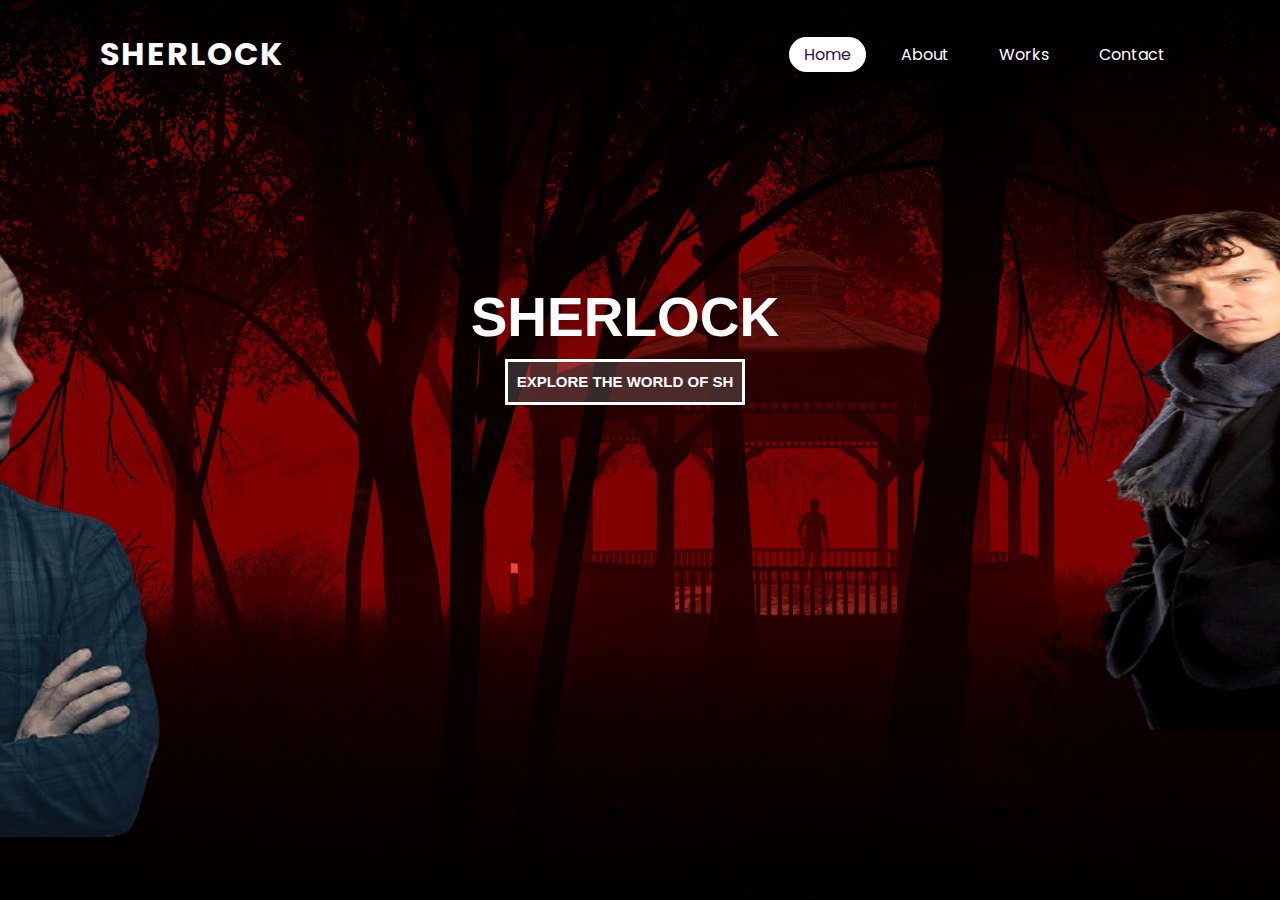
<file: index.html>
<!DOCTYPE html>
<html>
    <head>
        <title>Sherlock Website</title>
        <link rel="stylesheet" type="text/css" href="style.css">
    </head>
    <body>
        

        <div class="background-image">
            <img src="images/watson.png" class="watson-image">
            <img src="images/sherlock-20.png" class="holmes-image">
            <div class="text">
                <h1> SHERLOCK </h1>
                <!-- <h3> WE ARE THE ONE OF THE WORLD'S TOP CREATIVE DESIGN AGENCIES </h3> -->
                <a href="explore.html">
                    <button class="btn">Explore the World of SH</button>
                </a>
                

            </div>
        </div>
        
       

        <header>
            <a href="#" class="logo">Sherlock</a>
            <ul>
                <li><a href="#" class="active">Home</a></li>
                <li><a href="about.html">About</a></li>
                <li><a href="works.html">Works</a></li>
                <li><a href="contact.html">Contact</a></li>
            </ul>
        </header>
        <section>
            <!-- <img src="images/evil.jpg" id="detective"> -->
            <!-- <img src="images/holmes.png" id="holmes">
            <img src="images/watson.png" id="watson"> -->
        </section>
    </body>
</html>
</file>
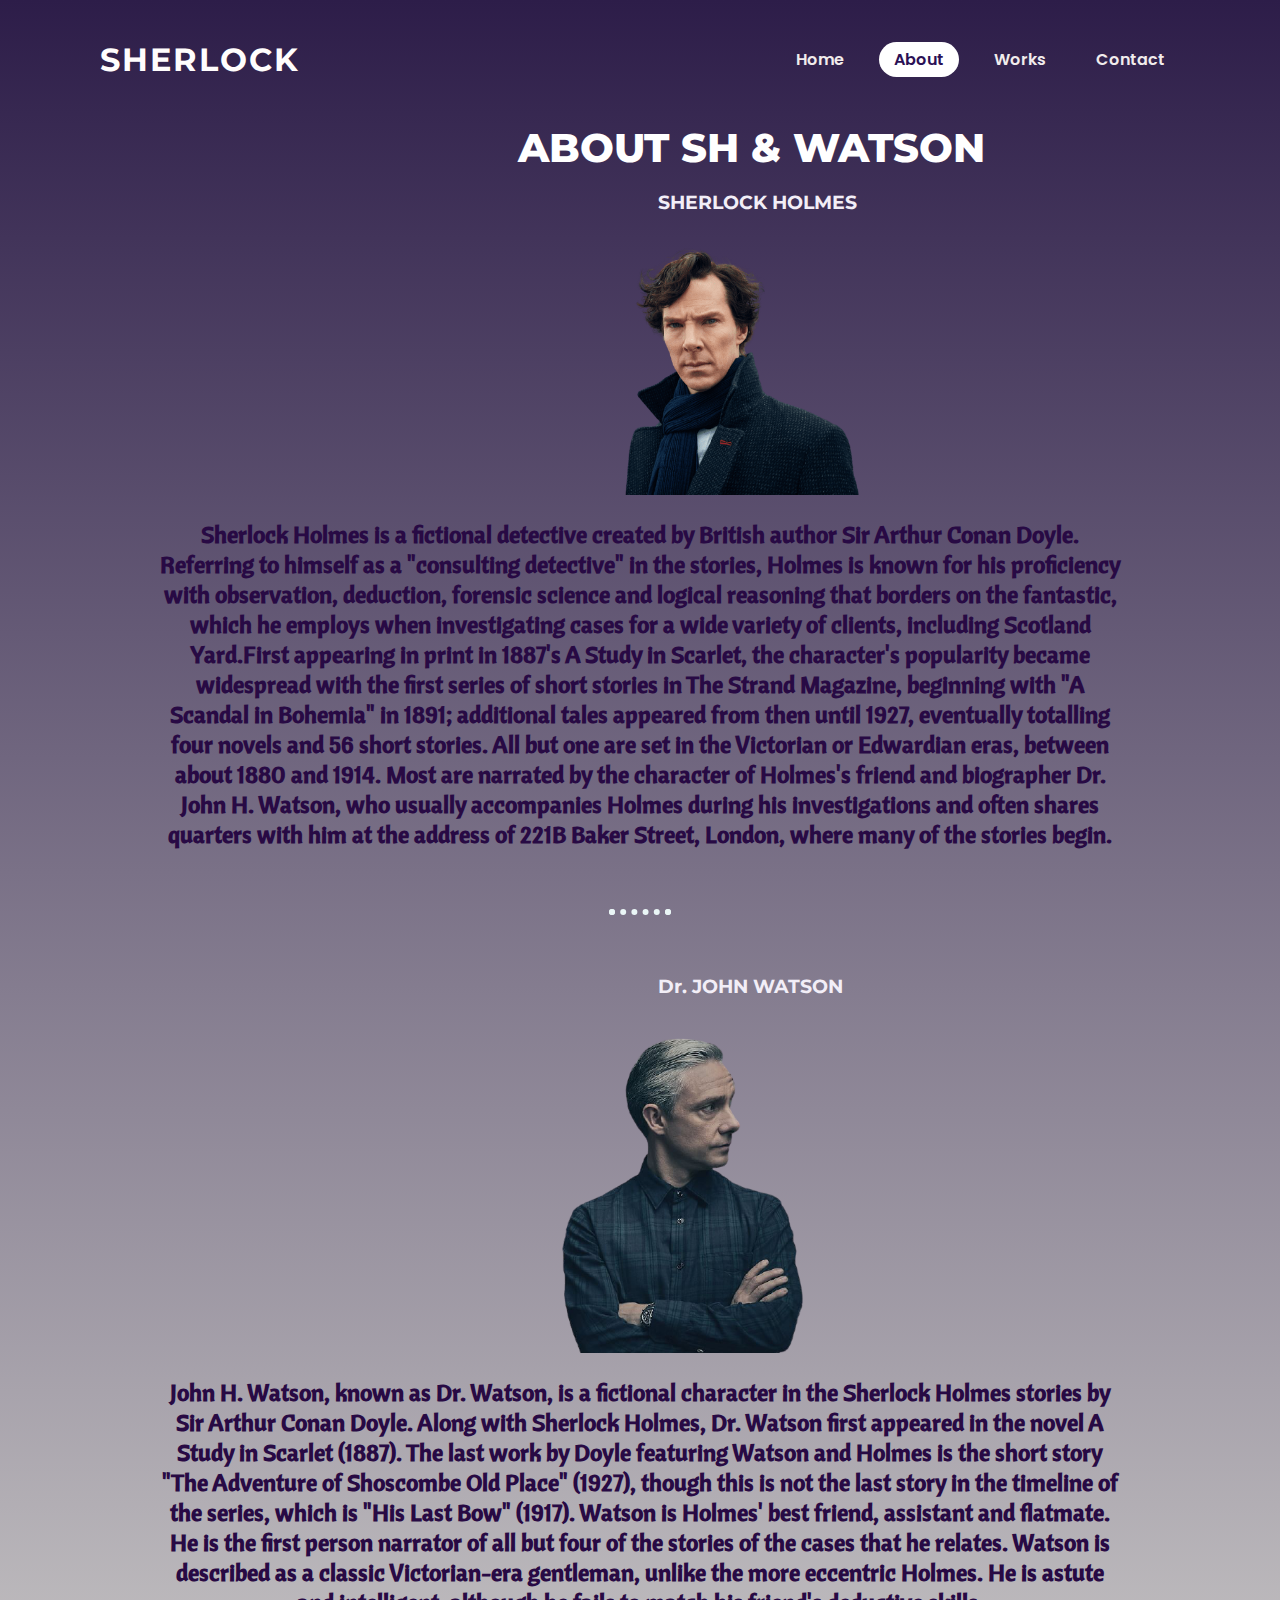
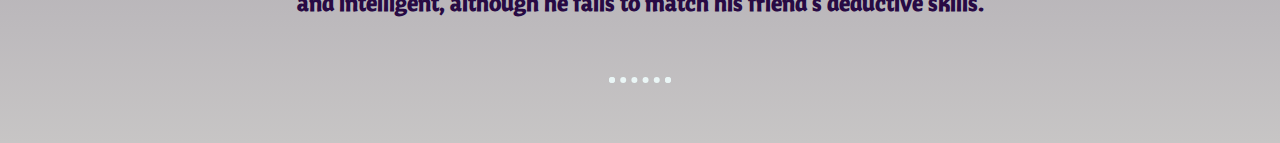
<file: about.html>
<!DOCTYPE html>
<html>
    <head>
        <title>Sherlock Characters</title>
        <link rel="stylesheet" href="aboutc.css">
        <link href="https://fonts.googleapis.com/css?family=Merriweather|Montserrat|Sacramento|Poppins|Aclonica|Archivo Black|Bungee Inline|Cantora One|Cherry Swash|DM Serif Text" rel="stylesheet">

    </head>

    <body>
        <header>
            <a href="index.html" class="logo">Sherlock</a>
            <ul>
                <li><a href="index.html">Home</a></li>
                <li><a href="#" class="active">About</a></li>
                <li><a href="works.html" >Works</a></li>
                <li><a href="contact.html">Contact</a></li>
            </ul>
        </header>

        <div class="info">
            
            <h2>ABOUT SH & WATSON</h2>
            <h3>SHERLOCK HOLMES</h3>
            <img class="sherlock-series" src="images/holmes.png" alt="sherlock-series">
            <p>Sherlock Holmes is a fictional detective created by British author Sir Arthur Conan Doyle. Referring to himself as a "consulting detective" in the stories, Holmes is known for his proficiency with observation, deduction, forensic science and logical reasoning that borders on the fantastic, which he employs when investigating cases for a wide variety of clients, including Scotland Yard.First appearing in print in 1887's A Study in Scarlet, the character's popularity became widespread with the first series of short stories in The Strand Magazine, beginning with "A Scandal in Bohemia" in 1891; additional tales appeared from then until 1927, eventually totalling four novels and 56 short stories. All but one are set in the Victorian or Edwardian eras, between about 1880 and 1914. Most are narrated by the character of Holmes's friend and biographer Dr. John H. Watson, who usually accompanies Holmes during his investigations and often shares quarters with him at the address of 221B Baker Street, London, where many of the stories begin.</p>
        </div>
        <hr>
        <div class="info">
            
            <h3>Dr. JOHN WATSON</h3>
            <img class="sherlock-series" src="images/watson.png" alt="sherlock-series">
            <p>John H. Watson, known as Dr. Watson, is a fictional character in the Sherlock Holmes stories by Sir Arthur Conan Doyle. Along with Sherlock Holmes, Dr. Watson first appeared in the novel A Study in Scarlet (1887). The last work by Doyle featuring Watson and Holmes is the short story "The Adventure of Shoscombe Old Place" (1927), though this is not the last story in the timeline of the series, which is "His Last Bow" (1917). Watson is Holmes' best friend, assistant and flatmate. He is the first person narrator of all but four of the stories of the cases that he relates. Watson is described as a classic Victorian-era gentleman, unlike the more eccentric Holmes. He is astute and intelligent, although he fails to match his friend's deductive skills.</p>
        </div>
        <hr>
</file>
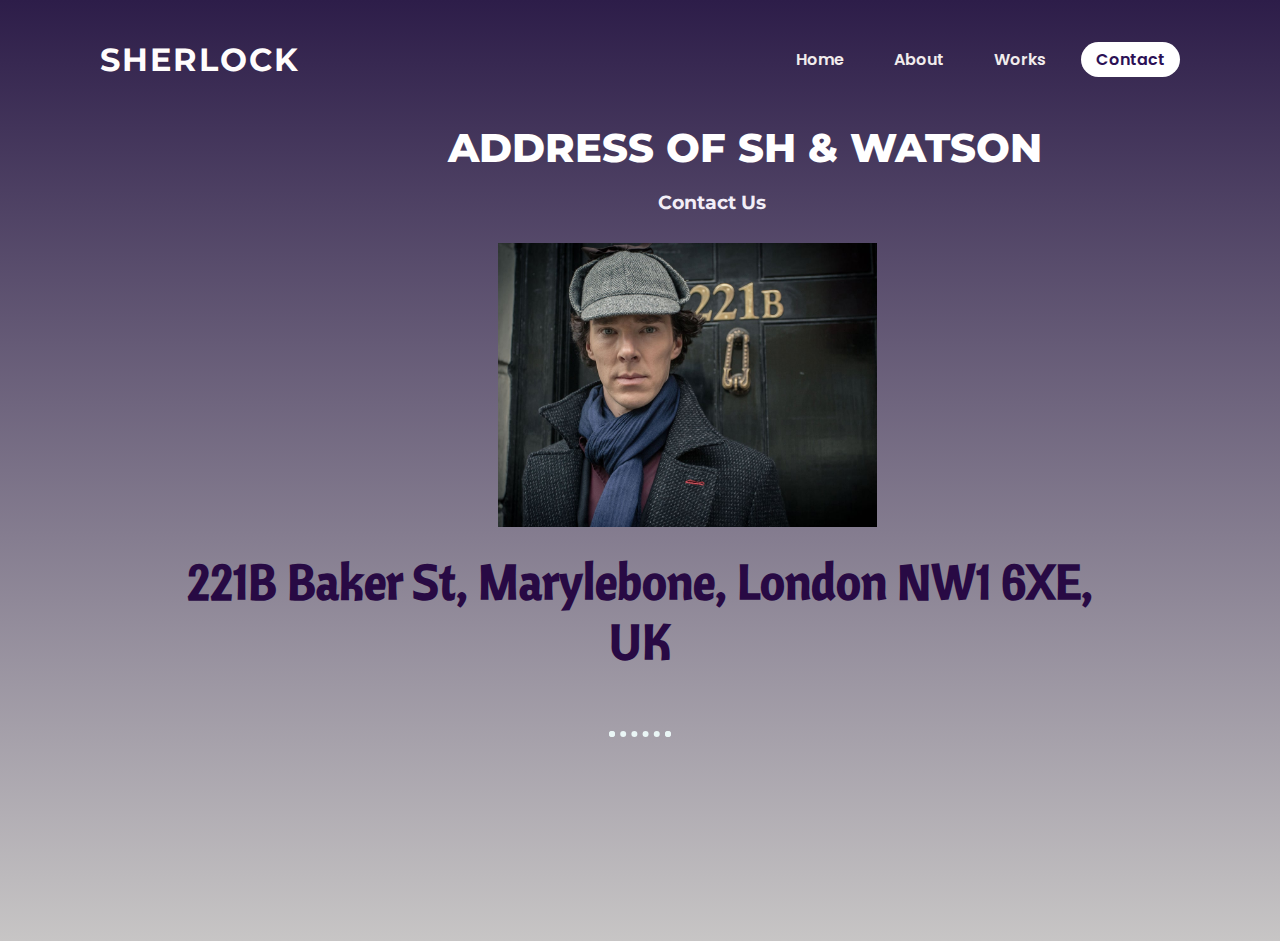
<file: contact.html>
<!DOCTYPE html>
<html>
    <head>
        <title>Sherlock Characters</title>
        <link rel="stylesheet" href="contacts.css">
        <link href="https://fonts.googleapis.com/css?family=Merriweather|Montserrat|Sacramento|Poppins|Aclonica|Archivo Black|Bungee Inline|Cantora One|Cherry Swash|DM Serif Text" rel="stylesheet">

    </head>

    <body>
        <header>
            <a href="index.html" class="logo">Sherlock</a>
            <ul>
                <li><a href="index.html">Home</a></li>
                <li><a href="about.html">About</a></li>
                <li><a href="works.html">Works</a></li>
                <li><a href="#"  class="active">Contact</a></li>
            </ul>
        </header>

        <div class="info">
            
            <h2>ADDRESS OF SH & WATSON</h2>
            <h3>Contact Us</h3>
            <img class="sherlock-series" src="images/add.jpg" alt="sherlock-series">
            <p>221B Baker St, Marylebone, London NW1 6XE, UK</p>

        </div>
        <hr>
</file>
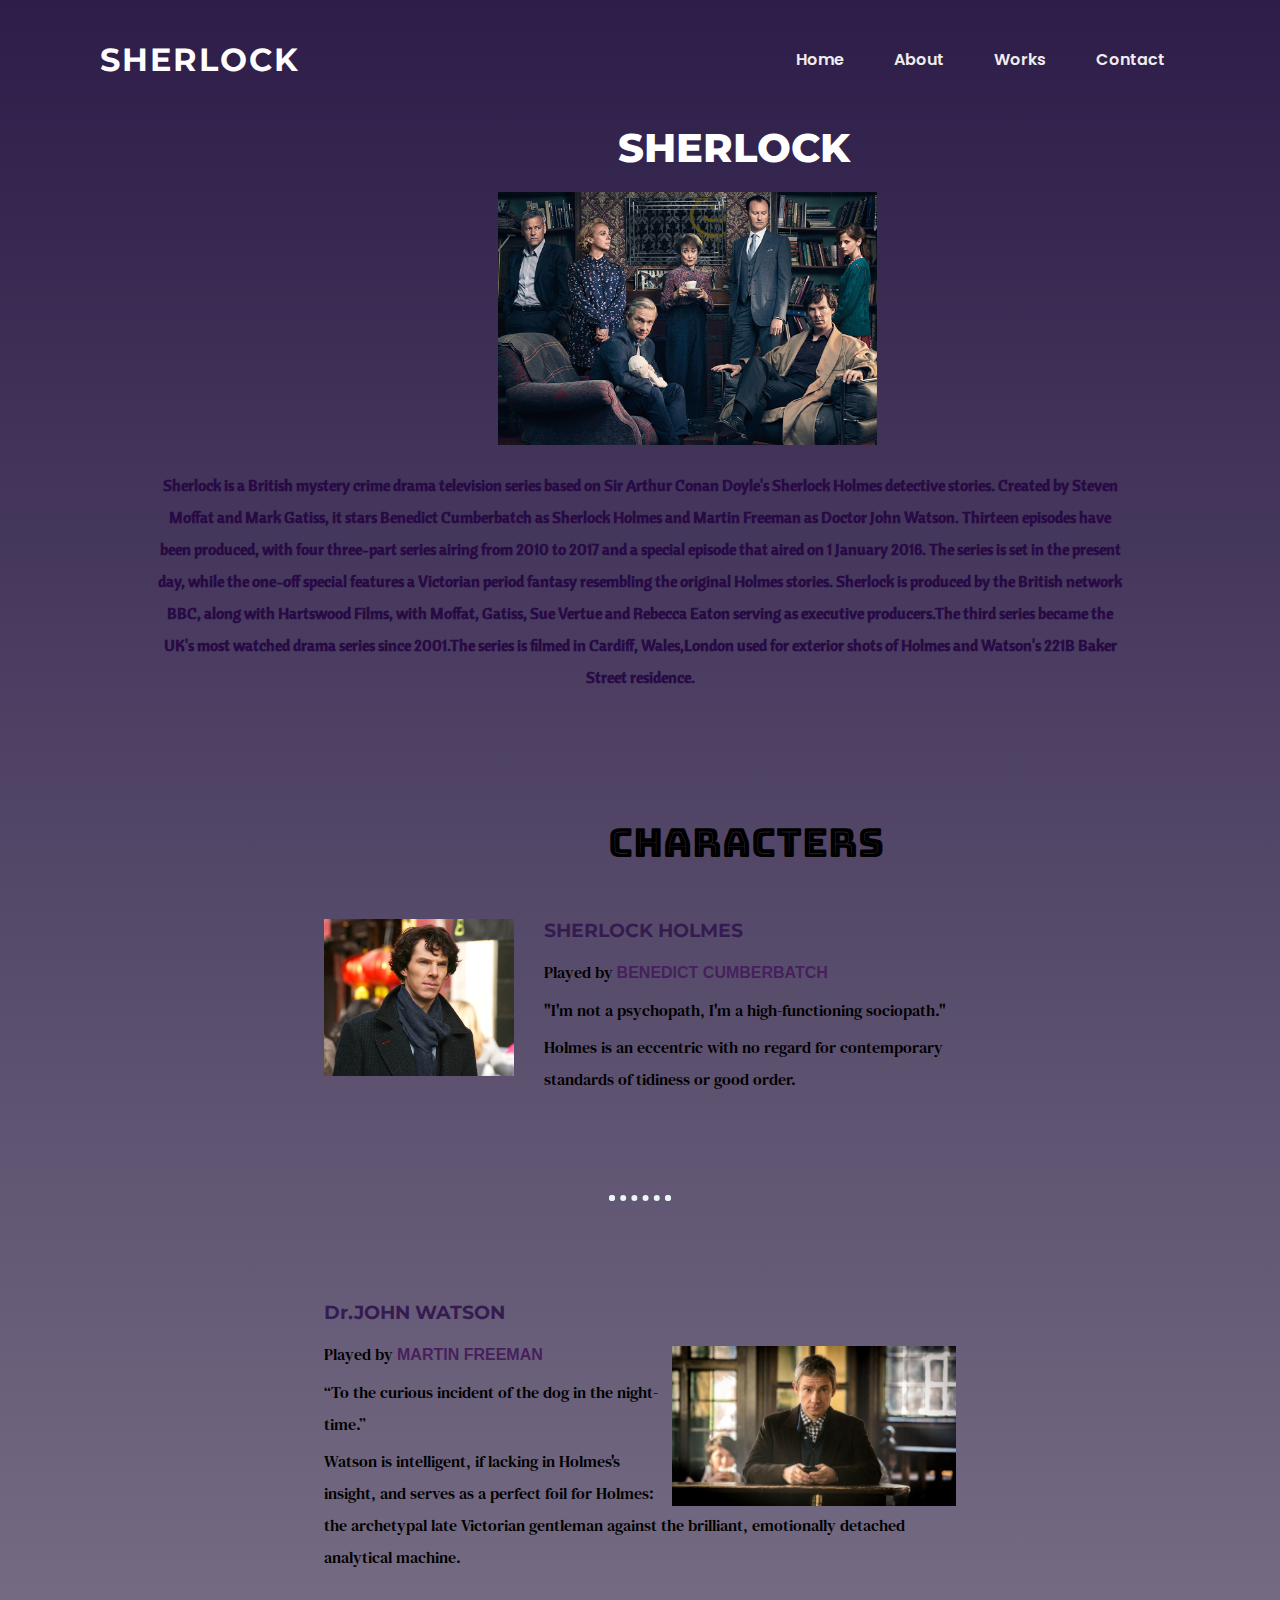
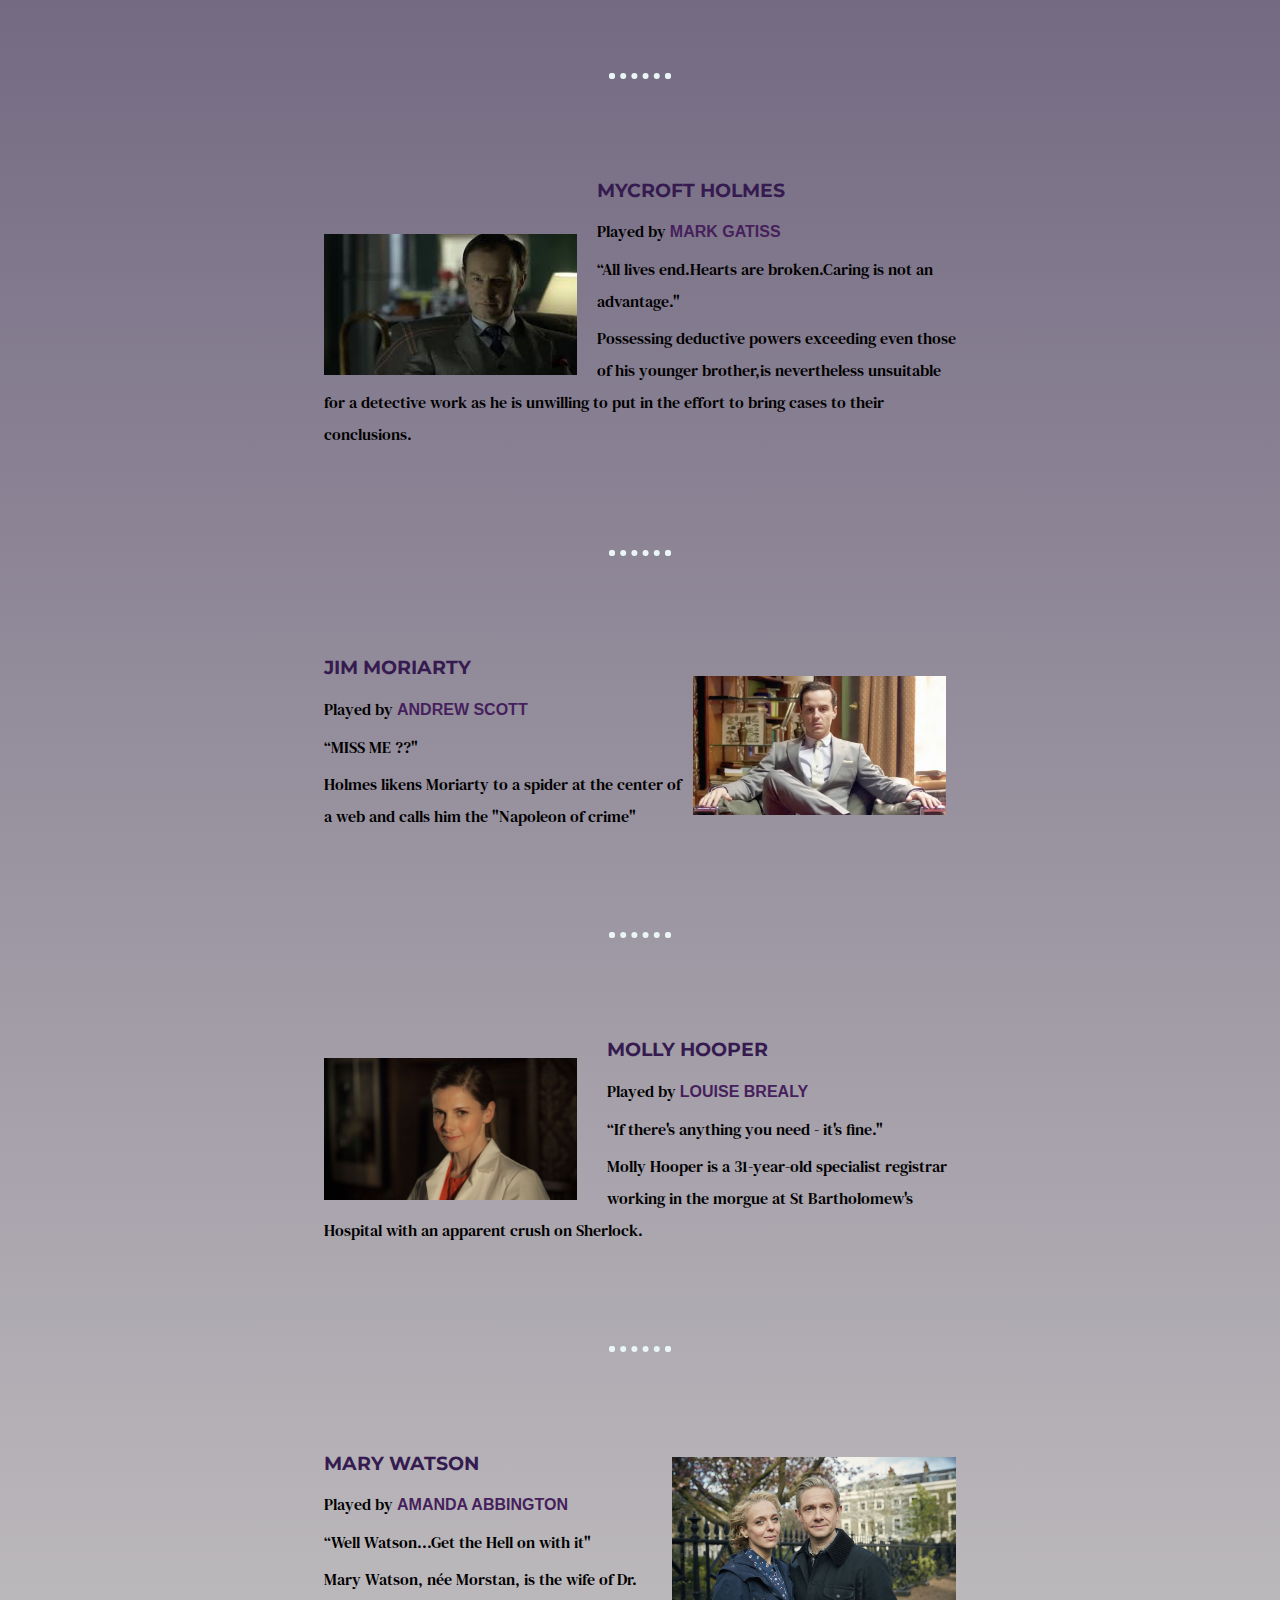
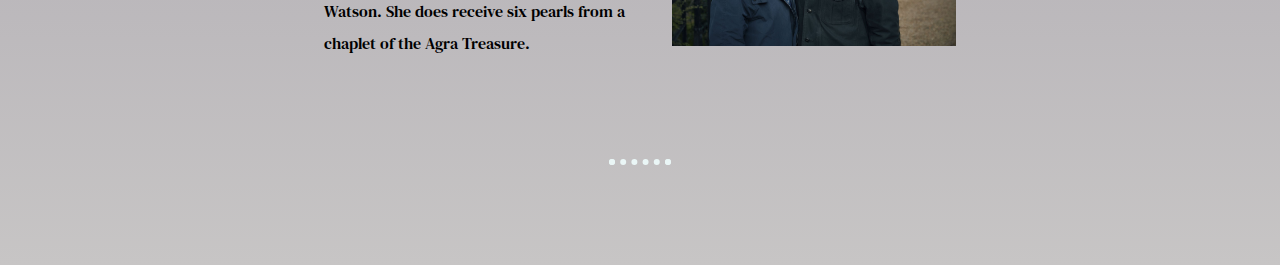
<file: explore.html>
<!DOCTYPE html>
<html>
    <head>
        <title>Sherlock Characters</title>
        <link rel="stylesheet" href="characters.css">
        <link href="https://fonts.googleapis.com/css?family=Merriweather|Montserrat|Sacramento|Poppins|Aclonica|Archivo Black|Bungee Inline|Cantora One|Cherry Swash|DM Serif Text" rel="stylesheet">

    </head>

    <body>
        <header>
            <a href="index.html" class="logo">Sherlock</a>
            <ul>
                <li><a href="index.html" class="active">Home</a></li>
                <li><a href="about.html">About</a></li>
                <li><a href="works.html">Works</a></li>
                <li><a href="contact.html">Contact</a></li>
            </ul>
        </header>

        <div class="info">
            
            <h2>SHERLOCK</h2>
            <img class="sherlock-series" src="images/sherlock-series.jpg" alt="sherlock-series">
            <p>Sherlock is a British mystery crime drama television series based on Sir Arthur Conan Doyle's Sherlock Holmes detective stories. Created by Steven Moffat and Mark Gatiss, it stars Benedict Cumberbatch as Sherlock Holmes and Martin Freeman as Doctor John Watson. Thirteen episodes have been produced, with four three-part series airing from 2010 to 2017 and a special episode that aired on 1 January 2016. The series is set in the present day, while the one-off special features a Victorian period fantasy resembling the original Holmes stories. Sherlock is produced by the British network BBC, along with Hartswood Films, with Moffat, Gatiss, Sue Vertue and Rebecca Eaton serving as executive producers.The third series became the UK's most watched drama series since 2001.The series is filmed in Cardiff, Wales,London used for exterior shots of Holmes and Watson's 221B Baker Street residence. </p>

        </div>

        <div class="skills">
            <h2>CHARACTERS</h2>
            <div class="skill-row">
              <img class="sh-img" src="images/sher.jpg" alt="sh-img">
      
              <h3>SHERLOCK HOLMES</h3>
              <p>Played by <span>BENEDICT CUMBERBATCH</span></p>
              <p class="quotes">"I'm not a psychopath, I'm a high-functioning sociopath."</p>
              <p>Holmes is an eccentric with no regard for contemporary standards of tidiness or good order. </p>
      
            </div>
            <hr>
            <div class="skill-row">
              <img class="watson-img" src="images/watson-freeman.jpg" alt="watson-img">
      
              <h3>Dr.JOHN WATSON</h3>
              <p>Played by <span>MARTIN FREEMAN</span></p>
              <p>“To the curious incident of the dog in the night-time.”</p>
              <p>Watson is intelligent, if lacking in Holmes's insight, and serves as a perfect foil for Holmes: the archetypal late Victorian gentleman against the brilliant, emotionally detached analytical machine.</p>
            </div>
            <hr>
            <div class="skill-row">
                <img class="myc-img" src="images/mycroft.jpg" alt="myc-img">
        
                <h3>MYCROFT HOLMES</h3>
                <p>Played by <span>MARK GATISS</span></p>
                <p>“All lives end.Hearts are broken.Caring is not an advantage."</p>
                <p>Possessing deductive powers exceeding even those of his younger brother,is nevertheless unsuitable for a detective work as he is unwilling to put in the effort to bring cases to their conclusions.</p>
              </div>
              <hr>
              <div class="skill-row">
                <img class="mor-img" src="images/moriarty.jpg" alt="mor-img">
        
                <h3>JIM MORIARTY</h3>
                <p>Played by <span>ANDREW SCOTT</span></p>
                <p>“MISS ME ??"</p>
                <p>Holmes likens Moriarty to a spider at the center of a web and calls him the "Napoleon of crime"</p>
              </div>
              <hr>
              <div class="skill-row">
                <img class="moll-img" src="images/molly.jpg" alt="moll-img">
        
                <h3>MOLLY HOOPER</h3>
                <p>Played by <span>LOUISE BREALY</span></p>
                <p>“If there's anything you need - it's fine."</p>
                <p>Molly Hooper is a 31-year-old specialist registrar working in the morgue at St Bartholomew's Hospital with an apparent crush on Sherlock.</p>
              </div>
              <hr>
              <div class="skill-row">
                <img class="mary-img" src="images/mary.jpg" alt="mary-img">
        
                <h3>MARY WATSON</h3>
                <p>Played by <span>AMANDA ABBINGTON</span></p>
                <p>“Well Watson...Get the Hell on with it"</p>
                <p>Mary Watson, née Morstan, is the wife of Dr. Watson. She does receive six pearls from a chaplet of the Agra Treasure.</p>
              </div>
              <hr>

          </div>
    </body>
</html>
</file>
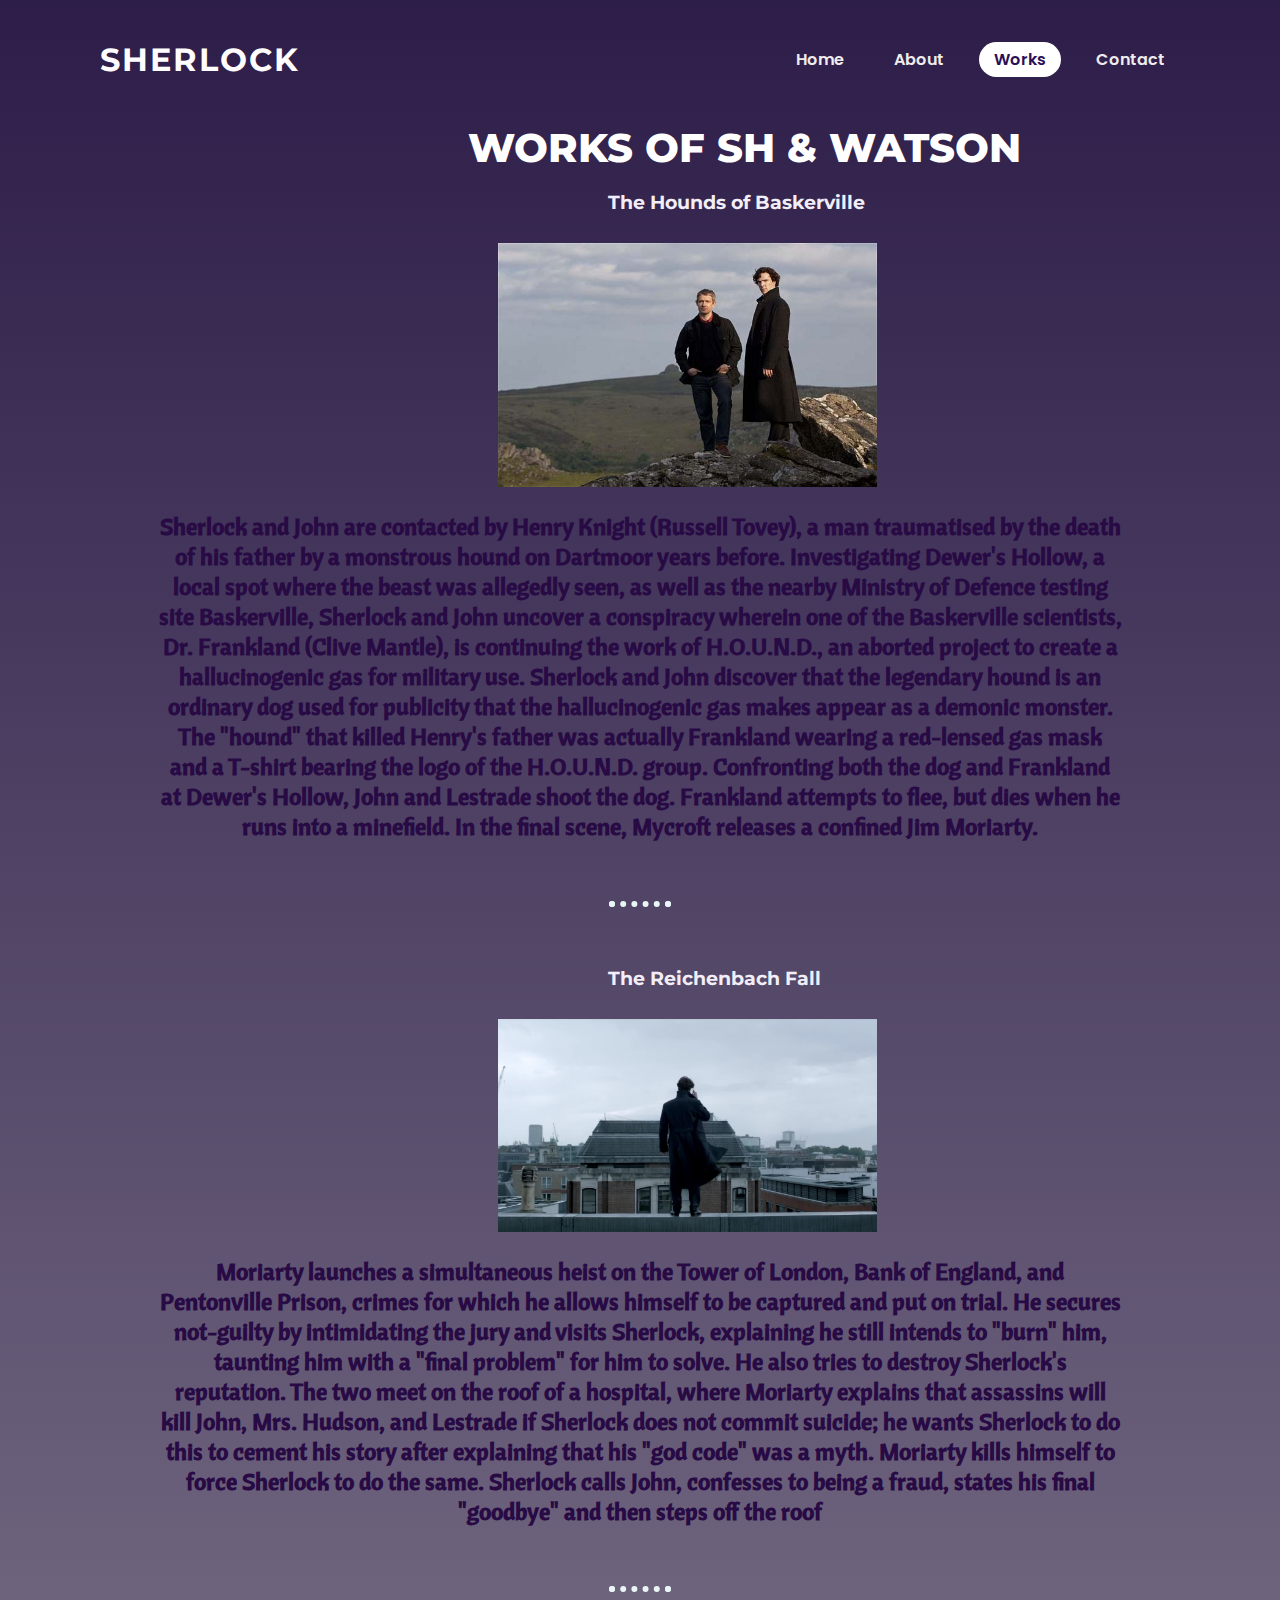
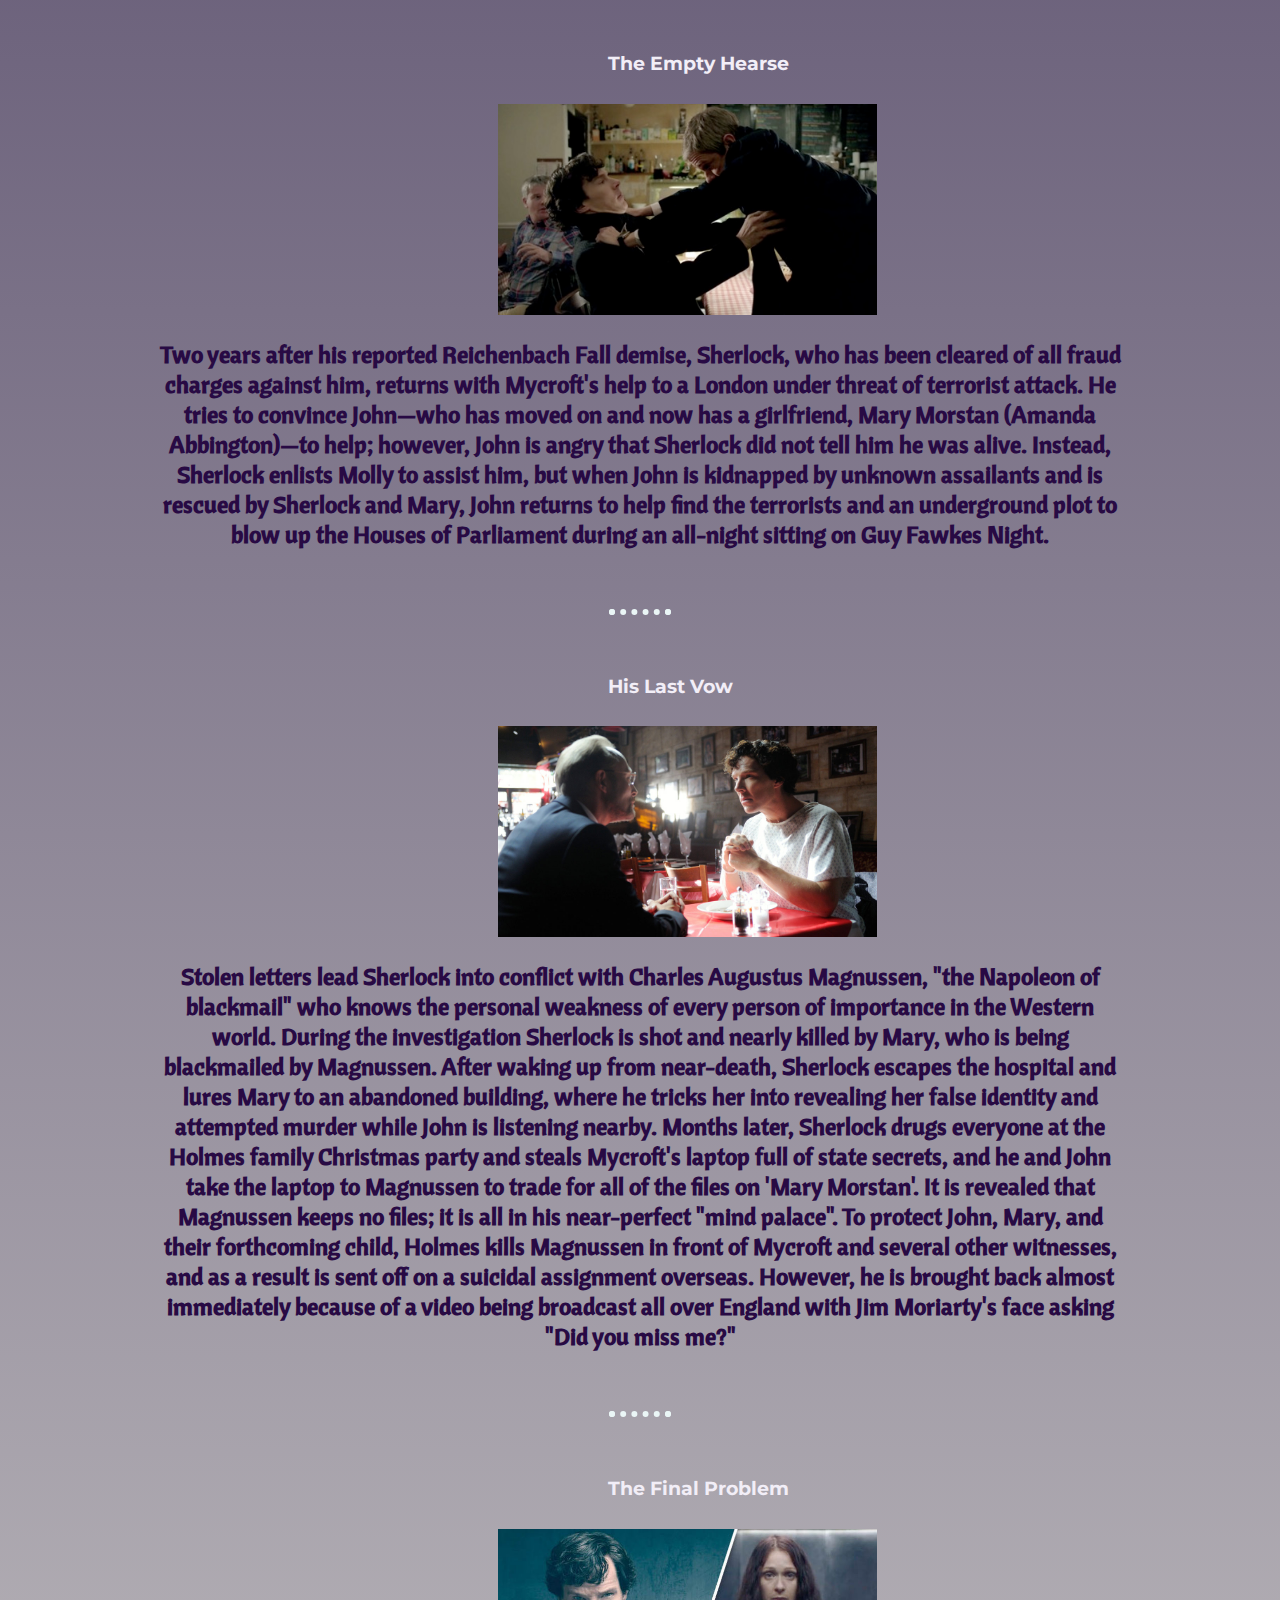
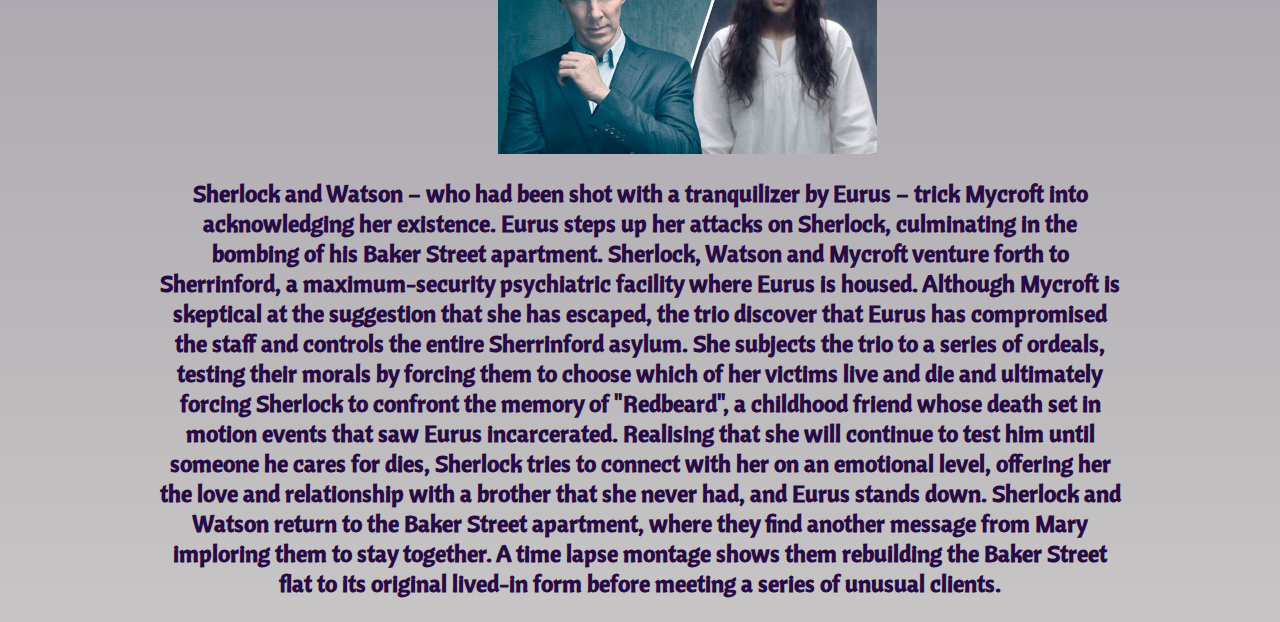
<file: works.html>
<!DOCTYPE html>
<html>
    <head>
        <title>Sherlock Characters</title>
        <link rel="stylesheet" href="work.css">
        <link href="https://fonts.googleapis.com/css?family=Merriweather|Montserrat|Sacramento|Poppins|Aclonica|Archivo Black|Bungee Inline|Cantora One|Cherry Swash|DM Serif Text" rel="stylesheet">

    </head>

    <body>
        <header>
            <a href="index.html" class="logo">Sherlock</a>
            <ul>
                <li><a href="index.html">Home</a></li>
                <li><a href="about.html">About</a></li>
                <li><a href="#" class="active">Works</a></li>
                <li><a href="contact.html">Contact</a></li>
            </ul>
        </header>

        <div class="info">
            
            <h2>WORKS OF SH & WATSON</h2>
            <h3>The Hounds of Baskerville</h3>
            <img class="sherlock-series" src="images/hounds.jpg" alt="sherlock-series">
            <p>Sherlock and John are contacted by Henry Knight (Russell Tovey), a man traumatised by the death of his father by a monstrous hound on Dartmoor years before. Investigating Dewer's Hollow, a local spot where the beast was allegedly seen, as well as the nearby Ministry of Defence testing site Baskerville, Sherlock and John uncover a conspiracy wherein one of the Baskerville scientists, Dr. Frankland (Clive Mantle), is continuing the work of H.O.U.N.D., an aborted project to create a hallucinogenic gas for military use. Sherlock and John discover that the legendary hound is an ordinary dog used for publicity that the hallucinogenic gas makes appear as a demonic monster. The "hound" that killed Henry's father was actually Frankland wearing a red-lensed gas mask and a T-shirt bearing the logo of the H.O.U.N.D. group. Confronting both the dog and Frankland at Dewer's Hollow, John and Lestrade shoot the dog. Frankland attempts to flee, but dies when he runs into a minefield. In the final scene, Mycroft releases a confined Jim Moriarty.</p>

        </div>
        <hr>
        <div class="info">
            
            <h3>The Reichenbach Fall</h3>
            <img class="sherlock-series" src="images/rein.jpg" alt="sherlock-series">
            <p>Moriarty launches a simultaneous heist on the Tower of London, Bank of England, and Pentonville Prison, crimes for which he allows himself to be captured and put on trial. He secures not-guilty by intimidating the jury and visits Sherlock, explaining he still intends to "burn" him, taunting him with a "final problem" for him to solve. He also tries to destroy Sherlock's reputation. The two meet on the roof of a hospital, where Moriarty explains that assassins will kill John, Mrs. Hudson, and Lestrade if Sherlock does not commit suicide; he wants Sherlock to do this to cement his story after explaining that his "god code" was a myth. Moriarty kills himself to force Sherlock to do the same. Sherlock calls John, confesses to being a fraud, states his final "goodbye" and then steps off the roof</p>
        </div>
        <hr>
        <div class="info">
            
            <h3>The Empty Hearse</h3>
            <img class="sherlock-series" src="images/hearse.jpg" alt="sherlock-series">
            <p>Two years after his reported Reichenbach Fall demise, Sherlock, who has been cleared of all fraud charges against him, returns with Mycroft's help to a London under threat of terrorist attack. He tries to convince John—who has moved on and now has a girlfriend, Mary Morstan (Amanda Abbington)—to help; however, John is angry that Sherlock did not tell him he was alive. Instead, Sherlock enlists Molly to assist him, but when John is kidnapped by unknown assailants and is rescued by Sherlock and Mary, John returns to help find the terrorists and an underground plot to blow up the Houses of Parliament during an all-night sitting on Guy Fawkes Night.</p>
        </div>
        <hr>
        <div class="info">
            
            <h3>His Last Vow</h3>
            <img class="sherlock-series" src="images/lastvow.jpg" alt="sherlock-series">
            <p>Stolen letters lead Sherlock into conflict with Charles Augustus Magnussen, "the Napoleon of blackmail" who knows the personal weakness of every person of importance in the Western world. During the investigation Sherlock is shot and nearly killed by Mary, who is being blackmailed by Magnussen. After waking up from near-death, Sherlock escapes the hospital and lures Mary to an abandoned building, where he tricks her into revealing her false identity and attempted murder while John is listening nearby. Months later, Sherlock drugs everyone at the Holmes family Christmas party and steals Mycroft's laptop full of state secrets, and he and John take the laptop to Magnussen to trade for all of the files on 'Mary Morstan'. It is revealed that Magnussen keeps no files; it is all in his near-perfect "mind palace". To protect John, Mary, and their forthcoming child, Holmes kills Magnussen in front of Mycroft and several other witnesses, and as a result is sent off on a suicidal assignment overseas. However, he is brought back almost immediately because of a video being broadcast all over England with Jim Moriarty's face asking "Did you miss me?"</p>
        </div>
        <hr>
        <div class="info">
            
            <h3>The Final Problem</h3>
            <img class="sherlock-series" src="images/lastprob.jpg" alt="sherlock-series">
            <p>Sherlock and Watson – who had been shot with a tranquilizer by Eurus – trick Mycroft into acknowledging her existence. Eurus steps up her attacks on Sherlock, culminating in the bombing of his Baker Street apartment. Sherlock, Watson and Mycroft venture forth to Sherrinford, a maximum-security psychiatric facility where Eurus is housed. Although Mycroft is skeptical at the suggestion that she has escaped, the trio discover that Eurus has compromised the staff and controls the entire Sherrinford asylum. She subjects the trio to a series of ordeals, testing their morals by forcing them to choose which of her victims live and die and ultimately forcing Sherlock to confront the memory of "Redbeard", a childhood friend whose death set in motion events that saw Eurus incarcerated. Realising that she will continue to test him until someone he cares for dies, Sherlock tries to connect with her on an emotional level, offering her the love and relationship with a brother that she never had, and Eurus stands down. Sherlock and Watson return to the Baker Street apartment, where they find another message from Mary imploring them to stay together. A time lapse montage shows them rebuilding the Baker Street flat to its original lived-in form before meeting a series of unusual clients.</p>
        </div>
</file>
<file: style.css>
@import url('https://fonts.googleapis.com/css?family=Poppins:300,400,500,600,700,800,900&display=swap');
*
{
    margin: 0;
    padding:0;
    box-sizing:border-box;
    font-family:'Poppins', sans-serif;
}

body{
    min-height: 100vh;
    background: linear-gradient(#2b1055,#7597de );
}
.background-image{
    background-image: url('./images/back-hd.jpg');
    background-size: cover;
    background-repeat: no-repeat;
    position: relative;
    /* width: 200px; */
    height: 100vh;
}
.watson-image{
    position: absolute;
    width: 85vh;
    right: 970px;
    top: 180px;
}
.holmes-image{
    position: absolute;
    background-size: cover;
    width: 57vh;
    height: 520px;
    left: 1099px;
    top: 210px;
}

.text{
    position: absolute;
    width: 100%;
    margin-top:185px ;
    text-transform: uppercase;
    text-align: center;
    color: white;

}
.text h2{
    font-size: 18px;
    font-family: 'open sans', sans-serif;
}
.text h1{
    font-size: 55px;
    font-family: 'montserrat', sans-serif ;
    font-weight: 700px;
    margin: 0px 0px;
    margin-top: 100px;
    margin-right: 30px;
}
.text h3{
    font-size: 15px;
    font-family: 'open sans', sans-serif;
}
.btn{
    background-color: rgba(255,255,255, 0.164);
    color: white;
    font-family: 'montserrat', sans-serif ;
    border:none;
    font-size: 15px;
    font-weight: bold;
    text-transform: uppercase;
    line-height: 40px;
    width: 240px;
    /*margin-left: 50px;*/
    margin-top: 10px;
    margin-right: 30px;
    border: 3px solid white;
    cursor: pointer;
}

.btn:hover{
    background-color: white;
    color: black;
}


header{
    position: absolute;
    top: 0;
    left: 0;
    width: 100%;
    padding: 30px 100px;
    display: flex;
    justify-content: space-between;
    align-items: center;
    z-index: 1000;
}
header .logo
{
    color: #fff;
    font-weight: 700;
    text-decoration: none;
    font-size: 2em;
    text-transform: uppercase;
    letter-spacing: 2px;
}
header ul
{
    display: flex;
    justify-content: center;
    align-items: center;
}
header ul li{
    list-style: none;
    margin-left: 20px;
}
header ul li a{
    text-decoration: none;
    padding: 6px 15px;
    color: #fff;
    border-radius: 20px;
}
header ul li a:hover ,
header ul li a.active
{
    background: #fff;
    color: #2b1055;
}
</file>
<file: aboutc.css>
body{
    min-height: 100vh;
    background: linear-gradient(#2d1d49,#c7c5c5 );
}
header{
    /* margin: 0;
    padding:0; */
    box-sizing:border-box;
    position: absolute;
    top: 0;
    left: 0;
    width: 100%;
    padding: 40px 100px;
    display: flex;
    justify-content: space-between;
    align-items: center;
    z-index: 1000;
}
header .logo
{
    font-family: 'montserrat',sans-serif;
    color: rgb(255, 253, 253);
    font-weight: 700;
    text-decoration: none;
    font-size: 2em;
    text-transform: uppercase;
    letter-spacing: 2px;
}
header ul
{
    margin: 0;
    padding:0;
    box-sizing:border-box;
    font-family:'Poppins', sans-serif;
    font-weight: 600;
    display: flex;
    justify-content: center;
    align-items: center;
}
header ul li{
    list-style: none;
    margin-left: 20px;
}
header ul li a{
    text-decoration: none;
    padding: 6px 15px;
    color: rgb(241, 236, 236);
    border-radius: 20px;
}
header ul li a:hover
{
    background: #fff;
    color: #2b1055;
}
.info p{
    font-family: 'Cantora One',serif;
    color: rgb(40, 10, 68);
    font-size: 1.5rem;
    text-align: center;
    font-weight: bold;
    margin-top: 20px;
    padding-right: 150px;
    padding-left: 150px;
    
}
.info h2{
    font-family: 'montserrat',sans-serif ;
    font-weight: 800;
    color:#ffffff;
    padding-bottom: 0px;
    margin-left: 10px;
    margin-bottom: 10px;
   
}
.info img{
    width: 30%;
    padding-left: 490px;
    margin-top: 10px;
}
h1 {
    color: #66BFBF;
    font-size: 5.625rem;
    margin: 50px auto 0 auto;
    font-family: 'Sacramento', cursive;
  }
  
  h2 {
    color: #000000;
    font-family: 'Bungee Inline',sans-serif;
    font-size: 2.5rem;
    font-weight: normal;
    padding-top: 90px;
    padding-left: 500px;
    margin-bottom: -50px;
  }
  
  h3 {
    color: #f2eef7;
    font-family: 'Montserrat', sans-serif;
    padding-left: 650px;
    font-weight:900px;
  }
  hr {
    border: dotted #EAF6F6 6px;
    border-bottom: none;
    width: 4%;
    margin: 60px auto;
  }
  header ul li a:hover ,
header ul li a.active
{
    background: #fff;
    color: #2b1055;
}
</file>
<file: contacts.css>
body{
    min-height: 100vh;
    background: linear-gradient(#2d1d49,#c7c5c5 );
}
header{
    /* margin: 0;
    padding:0; */
    box-sizing:border-box;
    position: absolute;
    top: 0;
    left: 0;
    width: 100%;
    padding: 40px 100px;
    display: flex;
    justify-content: space-between;
    align-items: center;
    z-index: 1000;
}
header .logo
{
    font-family: 'montserrat',sans-serif;
    color: rgb(255, 253, 253);
    font-weight: 700;
    text-decoration: none;
    font-size: 2em;
    text-transform: uppercase;
    letter-spacing: 2px;
}
header ul
{
    margin: 0;
    padding:0;
    box-sizing:border-box;
    font-family:'Poppins', sans-serif;
    font-weight: 600;
    display: flex;
    justify-content: center;
    align-items: center;
}
header ul li{
    list-style: none;
    margin-left: 20px;
}
header ul li a{
    text-decoration: none;
    padding: 6px 15px;
    color: rgb(241, 236, 236);
    border-radius: 20px;
}
header ul li a:hover
{
    background: #fff;
    color: #2b1055;
}
.info p{
    font-family: 'Cantora One',serif;
    color: rgb(40, 10, 68);
    text-align: center;
    font-weight: bolder;
    font-size: 3rem;
    margin-top: 20px;
    padding-right: 150px;
    padding-left: 150px;
    
}
.info h2{
    font-family: 'montserrat',sans-serif ;
    font-weight: 800;
    color:#ffffff;
    padding-bottom: 0px;
    margin-left: 10px;
    margin-bottom: 10px;
   
}
.info img{
    width: 30%;
    padding-left: 490px;
    margin-top: 10px;
}
h1 {
    color: #66BFBF;
    font-size: 5.625rem;
    margin: 50px auto 0 auto;
    font-family: 'Sacramento', cursive;
  }
  
  h2 {
    color: #000000;
    font-family: 'Bungee Inline',sans-serif;
    font-size: 2.5rem;
    font-weight: normal;
    padding-top: 90px;
    padding-left: 430px;
    margin-bottom: -50px;
  }
  
  h3 {
    color: #f2eef7;
    font-family: 'Montserrat', sans-serif;
    padding-left: 650px;
    font-weight:900px;
  }
  hr {
    border: dotted #EAF6F6 6px;
    border-bottom: none;
    width: 4%;
    margin: 60px auto;
  }

  header ul li a:hover ,
header ul li a.active
{
    background: #fff;
    color: #2b1055;
}
</file>
<file: characters.css>
body{
    min-height: 100vh;
    background: linear-gradient(#2d1d49,#c7c5c5 );
}
header{
    /* margin: 0;
    padding:0; */
    box-sizing:border-box;
    position: absolute;
    top: 0;
    left: 0;
    width: 100%;
    padding: 40px 100px;
    display: flex;
    justify-content: space-between;
    align-items: center;
    z-index: 1000;
}
header .logo
{
    font-family: 'montserrat',sans-serif;
    color: rgb(255, 253, 253);
    font-weight: 700;
    text-decoration: none;
    font-size: 2em;
    text-transform: uppercase;
    letter-spacing: 2px;
}
header ul
{
    margin: 0;
    padding:0;
    box-sizing:border-box;
    font-family:'Poppins', sans-serif;
    font-weight: 600;
    display: flex;
    justify-content: center;
    align-items: center;
}
header ul li{
    list-style: none;
    margin-left: 20px;
}
header ul li a{
    text-decoration: none;
    padding: 6px 15px;
    color: rgb(241, 236, 236);
    border-radius: 20px;
}
header ul li a:hover
{
    background: #fff;
    color: #2b1055;
}

h1 {
    color: #66BFBF;
    font-size: 5.625rem;
    margin: 50px auto 0 auto;
    font-family: 'Sacramento', cursive;
  }
  
  h2 {
    color: #000000;
    font-family: 'Bungee Inline',sans-serif;
    font-size: 2.5rem;
    font-weight: normal;
    padding-top: 90px;
    padding-left: 600px;
    margin-bottom: -50px;
  }
  
  h3 {
    color: #361b50;
    font-family: 'Montserrat', sans-serif;
    font-weight:900px;
  }
  
  p {
    font-family: 'DM Serif Text';  
    line-height: 2;
    margin-top: -5px;
    margin-bottom: 10px;
  }
  span{
      color: #461f5c;
      font-family: 'Segoe UI', Tahoma, Geneva, Verdana, sans-serif;
      font-weight: 700;
  }
  .skill-row {
    width: 50%;
    margin: 100px auto 100px auto;
    text-align: left;
  }
  .sh-img {
  width: 30%;
  float: left;
  margin-right: 30px;
}

.watson-img {
  width: 45%;
  float: right;
  margin-left: 10px;
  margin-top: 45px;
}
.myc-img{
    width: 40%;
    float: left;
    margin-right: 20px;
    margin-top: 55px;
}
.mor-img{
    width: 40%;
    float: right;
    margin-left: 10px;
    padding-right: 10px;
    margin-top: 20px;
}
.moll-img {
    width: 40%;
    float: left;
    margin-right: 30px;
    margin-top: 20px;
  }
  .mary-img {
    width: 45%;
    float: right;
    margin-left: 10px;
    margin-top: 5px;
  }
.info p{
    font-family: 'Cantora One',serif;
    color: rgb(40, 10, 68);
    text-align: center;
    font-size: 1.2re;
    font-weight: bold;
    margin-top: 20px;
    padding-right: 150px;
    padding-left: 150px;
    
}
.info h2{
    font-family: 'montserrat',sans-serif ;
    font-weight: 800;
    color:#ffffff;
    padding-bottom: 0px;
    margin-left: 10px;
    margin-bottom: 10px;
   
}
.info img{
    width: 30%;
    padding-left: 490px;
    margin-top: 10px;
}
hr {
  border: dotted #EAF6F6 6px;
  border-bottom: none;
  width: 4%;
  margin: 100px auto;
}
</file>
<file: work.css>
body{
    min-height: 100vh;
    background: linear-gradient(#2d1d49,#c7c5c5 );
}
header{
    /* margin: 0;
    padding:0; */
    box-sizing:border-box;
    position: absolute;
    top: 0;
    left: 0;
    width: 100%;
    padding: 40px 100px;
    display: flex;
    justify-content: space-between;
    align-items: center;
    z-index: 1000;
}
header .logo
{
    font-family: 'montserrat',sans-serif;
    color: rgb(255, 253, 253);
    font-weight: 700;
    text-decoration: none;
    font-size: 2em;
    text-transform: uppercase;
    letter-spacing: 2px;
}
header ul
{
    margin: 0;
    padding:0;
    box-sizing:border-box;
    font-family:'Poppins', sans-serif;
    font-weight: 600;
    display: flex;
    justify-content: center;
    align-items: center;
}
header ul li{
    list-style: none;
    margin-left: 20px;
}
header ul li a{
    text-decoration: none;
    padding: 6px 15px;
    color: rgb(241, 236, 236);
    border-radius: 20px;
}
header ul li a:hover
{
    background: #fff;
    color: #2b1055;
}
.info p{
    font-family: 'Cantora One',serif;
    color: rgb(40, 10, 68);
    text-align: center;
    font-size: 1.5rem;
    font-weight: bold;
    margin-top: 20px;
    padding-right: 150px;
    padding-left: 150px;
    
}
.info h2{
    font-family: 'montserrat',sans-serif ;
    font-weight: 800;
    color:#ffffff;
    padding-bottom: 0px;
    margin-left: 10px;
    margin-bottom: 10px;
   
}
.info img{
    width: 30%;
    padding-left: 490px;
    margin-top: 10px;
}
h1 {
    color: #66BFBF;
    font-size: 5.625rem;
    margin: 50px auto 0 auto;
    font-family: 'Sacramento', cursive;
  }
  
  h2 {
    color: #000000;
    font-family: 'Bungee Inline',sans-serif;
    font-size: 2.5rem;
    font-weight: normal;
    padding-top: 90px;
    padding-left: 450px;
    margin-bottom: -50px;
  }
  
  h3 {
    color: #f2eef7;
    font-family: 'Montserrat', sans-serif;
    padding-left: 600px;
    font-weight:900px;
  }
  hr {
    border: dotted #EAF6F6 6px;
    border-bottom: none;
    width: 4%;
    margin: 60px auto;
  }
  header ul li a:hover ,
header ul li a.active
{
    background: #fff;
    color: #2b1055;
}
</file>
